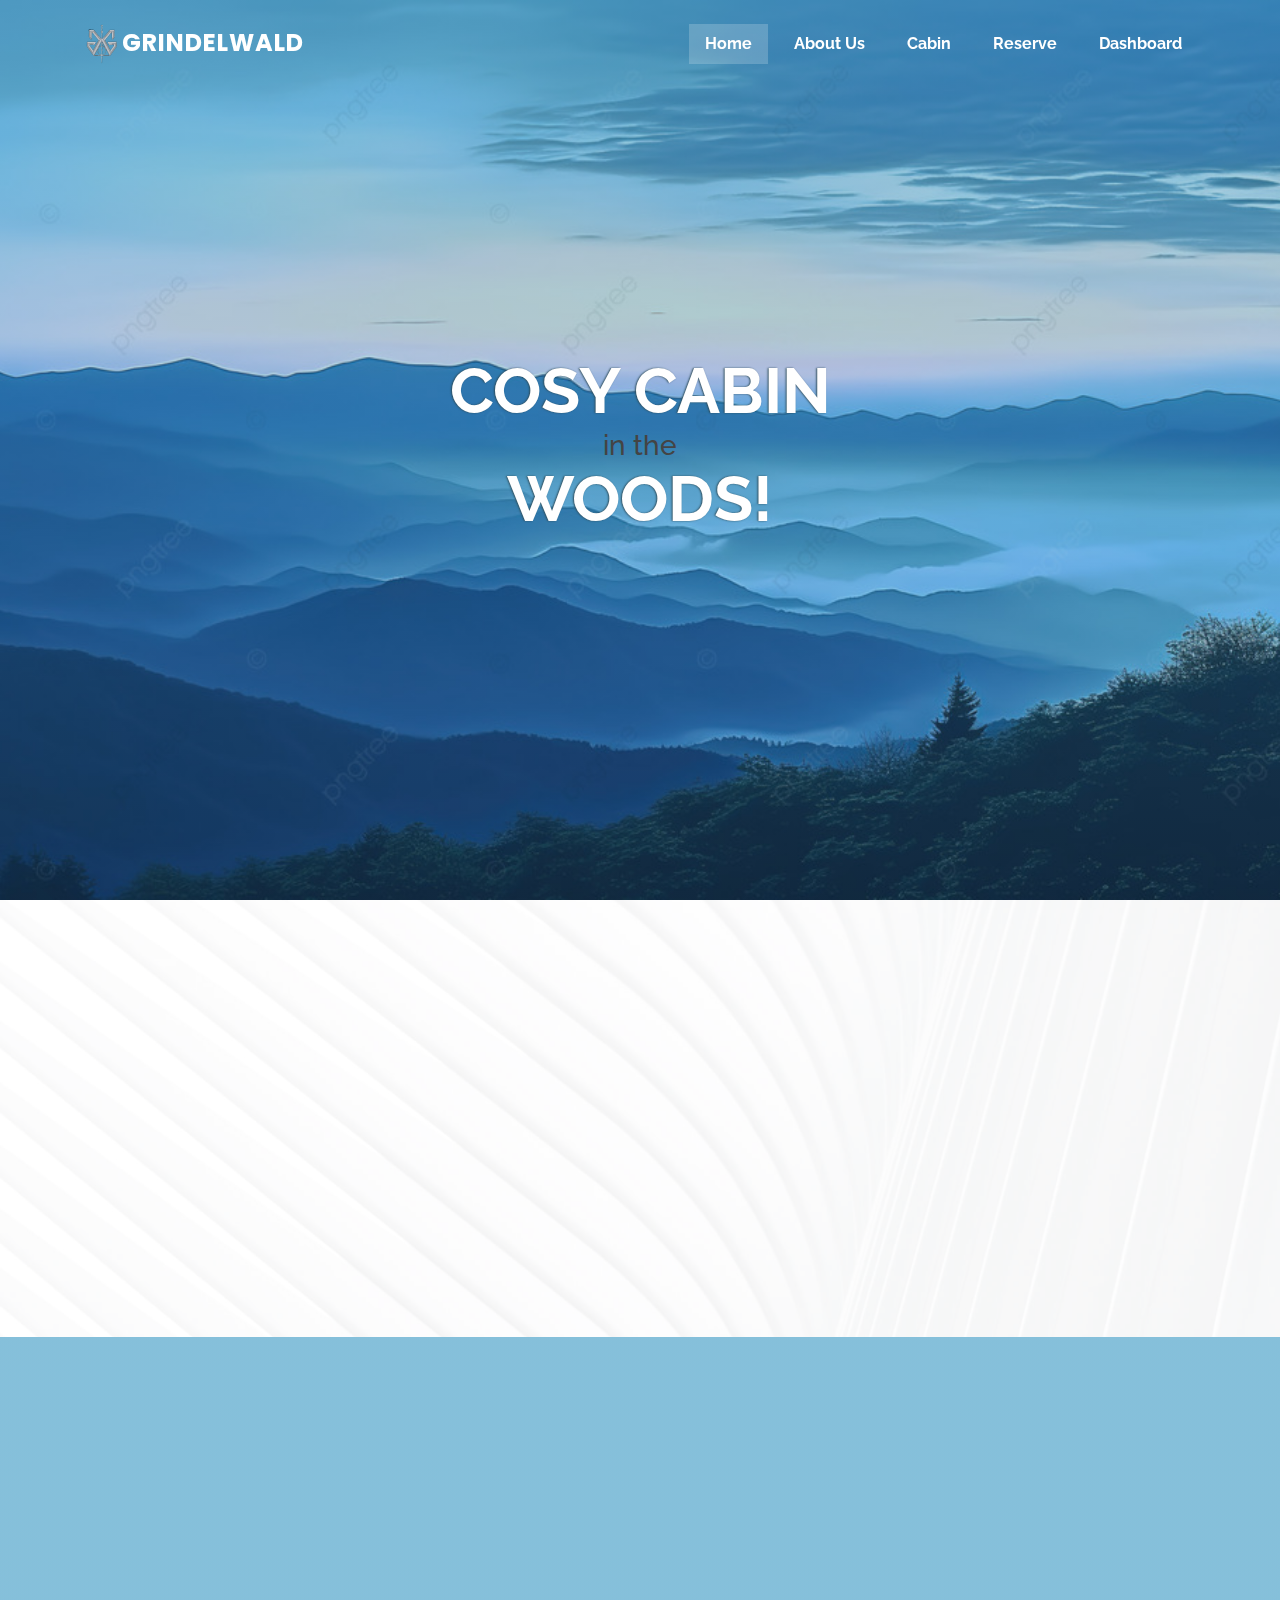
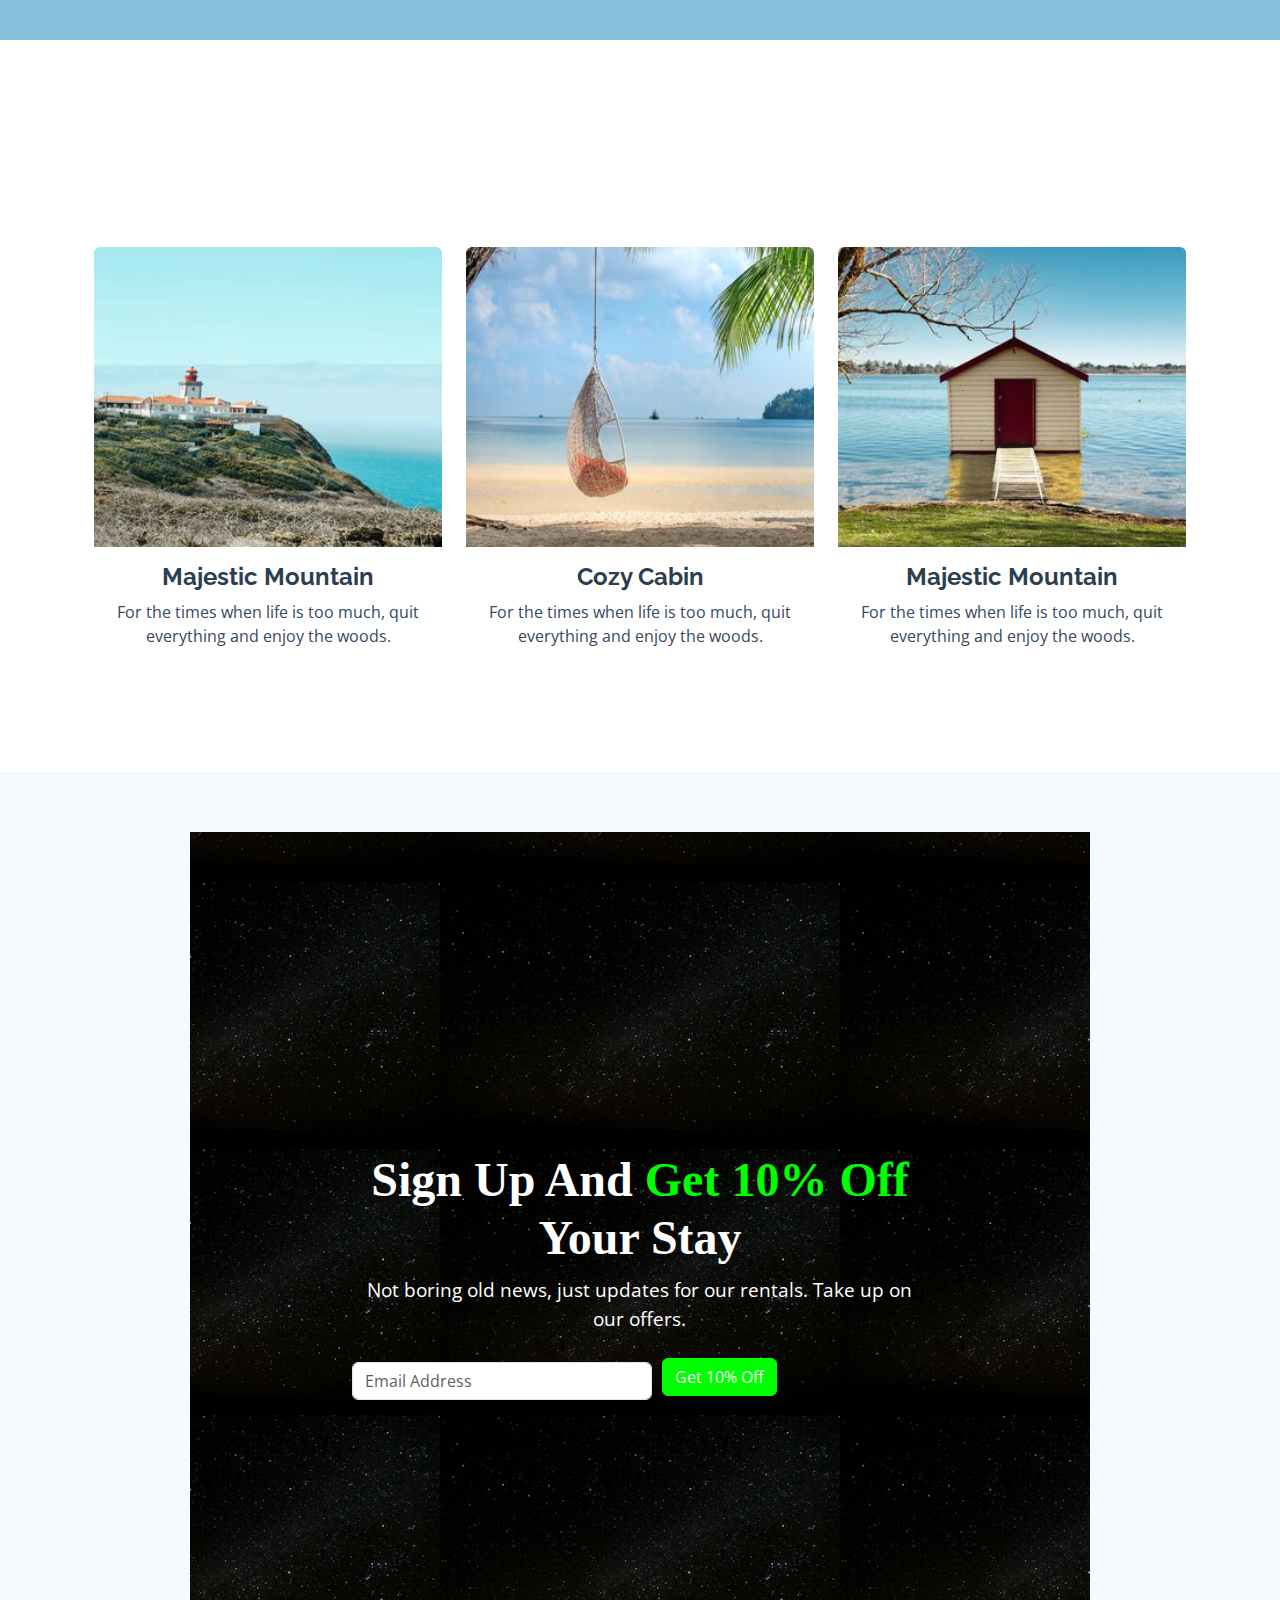
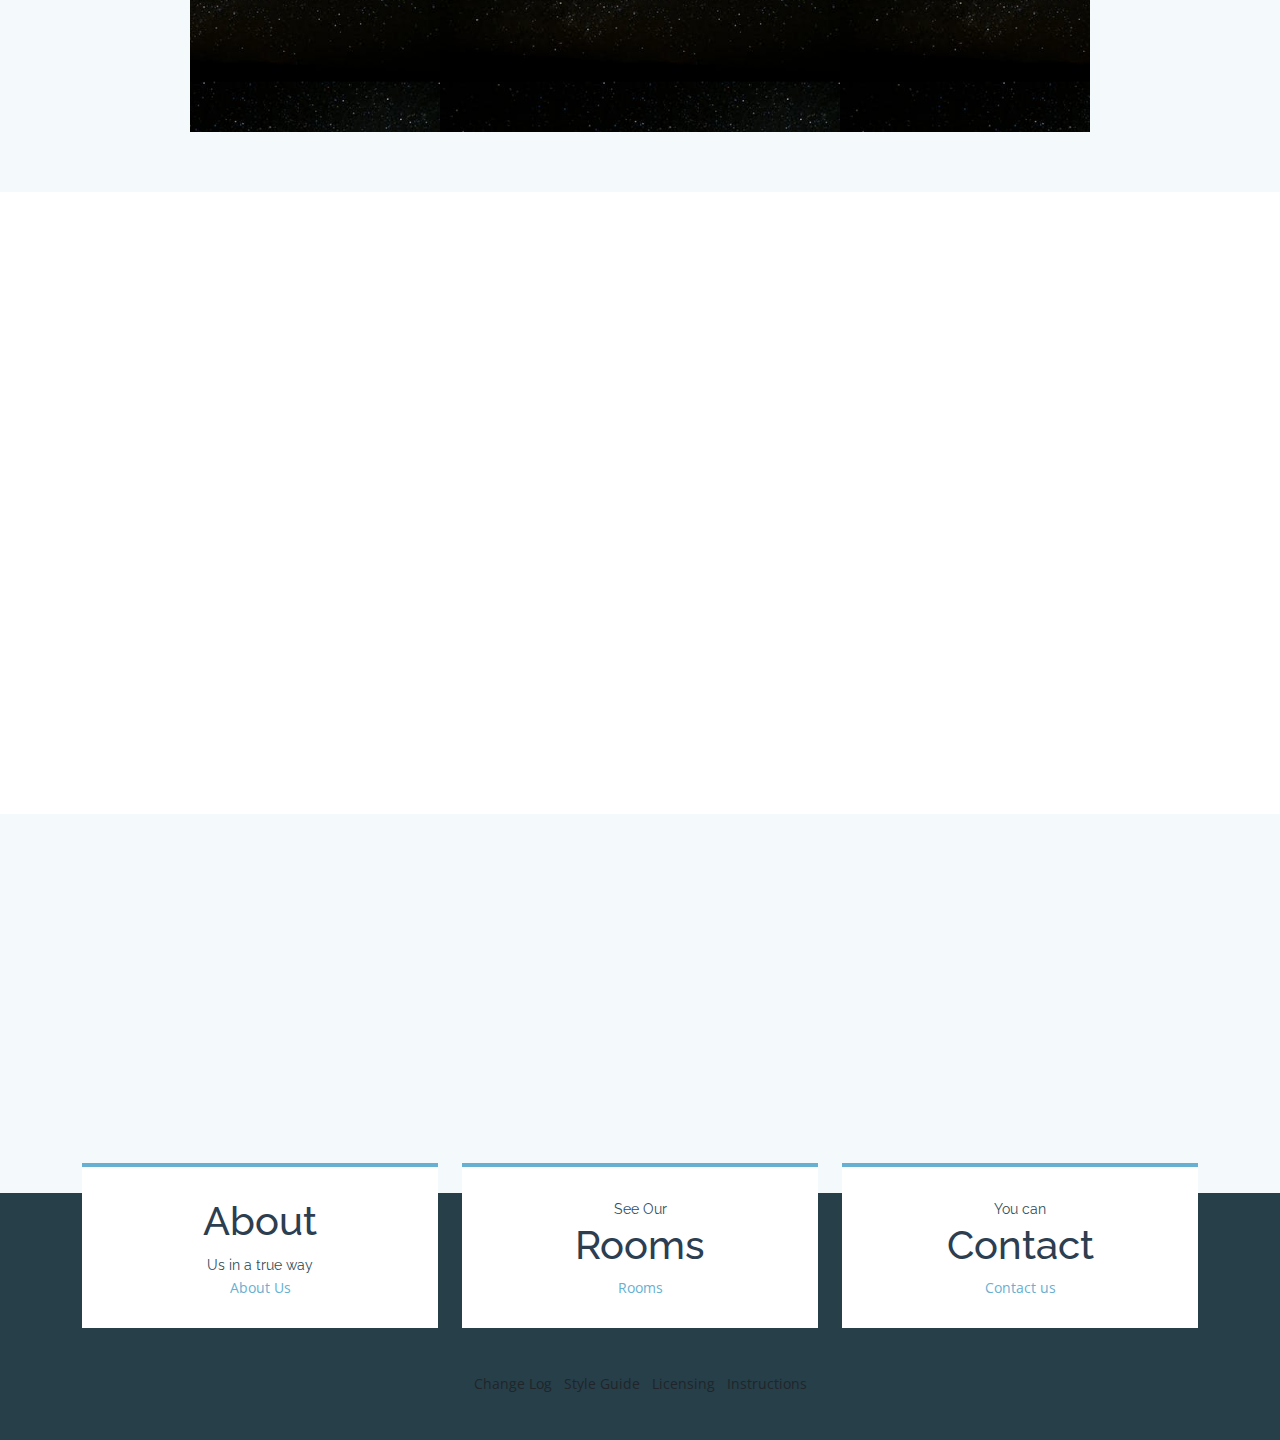
<file: index.html>
<!DOCTYPE html>
<html lang="en">

<head>
  <meta charset="utf-8">
  <meta content="width=device-width, initial-scale=1.0" name="viewport">

  <title>project</title>
  <meta content="" name="description">
  <meta content="" name="keywords">

  <!-- Favicons -->
  <link href="assets/img/logo1.png" rel="icon">
  <link href="assets/img/apple-touch-icon.png" rel="apple-touch-icon">

  <!-- Google Fonts -->
  <link
    href="https://fonts.googleapis.com/css?family=Open+Sans:300,300i,400,400i,600,600i,700,700i|Raleway:300,300i,400,400i,500,500i,600,600i,700,700i|Poppins:300,300i,400,400i,500,500i,600,600i,700,700i"
    rel="stylesheet">

  <!-- Vendor CSS Files -->
  <link href="assets/vendor/aos/aos.css" rel="stylesheet">
  <link href="assets/vendor/bootstrap/css/bootstrap.min.css" rel="stylesheet">
  <link href="assets/vendor/bootstrap-icons/bootstrap-icons.css" rel="stylesheet">
  <link href="assets/vendor/boxicons/css/boxicons.min.css" rel="stylesheet">
  <link href="assets/vendor/glightbox/css/glightbox.min.css" rel="stylesheet">
  <link href="assets/vendor/swiper/swiper-bundle.min.css" rel="stylesheet">

  <link href="assets/css/style.css" rel="stylesheet">

</head>

<body>

  <!-- ======= Header ======= -->
  <header id="header" class="fixed-top header-transparent">
    <div class="container d-flex align-items-center justify-content-between position-relative">

      <div class="logo">
        <h1 class="text-light"><a href="index.html"><img src="assets/img/logo1.png">Grindelwald</a></h1>

      </div>

      <nav id="navbar" class="navbar">
        <ul>
          <li><a class="nav-link scrollto active" href="#hero">Home</a></li>
          <li><a class="nav-link scrollto" href="#about">About Us</a></li>
          <li><a class="nav-link scrollto" href="#cabin">Cabin</a></li>
          <li><a class="nav-link scrollto" href="#reserve">Reserve</a></li>
          <li><a class="nav-link scrollto" href="dashboard.html">Dashboard</a></li>

        </ul>
        <i class="bi bi-list mobile-nav-toggle"></i>
      </nav><!-- .navbar -->

    </div>
  </header><!-- End Header -->

  <!-- ======= Hero Section ======= -->
  <section id="hero">
    <div class="hero-container" data-aos="fade-up">
      <h1>COSY Cabin </h1>
      <h3>in the</h3>
      <h1>Woods!</h1>
      <!-- <a href="#about" class="btn-get-started scrollto"><i class="bx bx-chevrons-down"></i></a> -->
    </div>
  </section><!-- End Hero -->

  <main id="main">

    <!-- ======= About Section ======= -->
    <section id="about" class="about">
      <div class="container">

        <div class="row no-gutters">
          <div class="content col-xl-5 d-flex align-items-stretch" data-aos="fade-up">
            <div class="content">
              <h3>Grindelwald</h3>
              <p>Welcome to our cosy  cabin in the woods! Our rental home, nestled in the heart of the forest, is the
                ideal retreat for nature lovers and anyone looking for a peaceful escape from the hustle and bustle of
                city life.
              </p>
              <!-- <a href="#" class="about-btn">About us <i class="bx bx-chevron-right"></i></a> -->
            </div>
          </div>
          <div class="col-xl-7 d-flex align-items-stretch">
            <div class="icon-boxes d-flex flex-column justify-content-center">
              <div class="row">
                <div class="col-md-6 icon-box" data-aos="fade-up" data-aos-delay="100">

                  <h4>Dense Forest</h4>
                  <h1>20,291</h1>

                </div>
                <div class="col-md-6 icon-box" data-aos="fade-up" data-aos-delay="200">

                  <h4>Living Space</h4>
                  <h1>324 <h4>m<sup>2</sup></h4>
                  </h1>
                </div>
                <div class="col-md-6 icon-box" data-aos="fade-up" data-aos-delay="300">

                  <h4>Proximity to nearest town</h4>
                  <h1>30 <h4> minutes</h4>
                  </h1>
                </div>

              </div>
            </div><!-- End .content-->
          </div>
        </div>

      </div>
    </section><!-- End About Section -->


    <!-- ======= Cta Section ======= -->
    <section id="cta" class="cta">
      <div class="container" data-aos="zoom-in">

        <div class="text-center">
          <h3>About Us</h3>
          <p>At The Wilderness Retreat, we pride ourselves on offering a peaceful, serene atmosphere that allows our
            guests to truly disconnect from the stresses of everyday life. Whether you want to spend your days exploring
            the nearby trails, fishing in the nearby stream, or simply soaking in the hot tub as you take in the beauty
            of your surroundings.</p>
          <a class="cta-btn" href="#">About Us</a>
        </div>

      </div>
    </section>
    <!-- ======= Gallary Section ======= -->
    <section id="gallary" class="gallary">
      <div class="container">

        <div class="section-title" data-aos="fade-in" data-aos-delay="100">
          <h2>Our Unique Rooms Within The Wilderness Retreat</h2>

        </div>

        <div class="container text-center my-5">
          <div class="row mt-5">
            <div class="col-md-4">
              <div class="card room-card">
                <img src="assets/img/img1.jpg" class="card-img-top" alt="Majestic Mountain">
                <div class="card-body">
                  <h5 class="card-title">Majestic Mountain</h5>
                  <p class="card-text">For the times when life is too much, quit everything and enjoy the woods.</p>
                </div>
              </div>
            </div>

            <div class="col-md-4">
              <div class="card room-card">
                <img src="assets/img/img2.jpg" class="card-img-top" alt="Cozy Cabin">
                <div class="card-body">
                  <h5 class="card-title">Cozy Cabin</h5>
                  <p class="card-text">For the times when life is too much, quit everything and enjoy the woods.</p>
                </div>
              </div>
            </div>

            <div class="col-md-4">
              <div class="card room-card">
                <img src="assets/img/img3.jpg" class="card-img-top" alt="Majestic Mountain">
                <div class="card-body">
                  <h5 class="card-title">Majestic Mountain</h5>
                  <p class="card-text">For the times when life is too much, quit everything and enjoy the woods.</p>
                </div>
              </div>
            </div>
          </div>
        </div>


      </div>
    </section>

    <!-- ======= Signup Section ======= -->
    <section id="signup" class="signup section-bg">
      <div class="container-fluid signup-section">
        <div class="row justify-content-center align-items-center h-100">
          <div class="col-md-8 text-center">
            <h1>Sign Up And <span class="highlight">Get 10% Off</span> Your Stay</h1>
            <p>Not boring old news, just updates for our rentals. Take up on our offers.</p>
            <form class="form-inline justify-content-center mt-4">
              <div class="form-group mb-2">
                <input type="email" class="form-control" id="email" placeholder="Email Address">
                <button type="submit" class="btn btn-success mb-2">Get 10% Off</button>
              </div>
            </form>
          </div>
        </div>
      </div>


    </section>

    <!-- ======= Testimonials Section ======= -->
    <section id="testimonial" class="testimonial">
      <div class="container">
        <div class="section-title" data-aos="fade-in" data-aos-delay="100">
          <h2>Experience the Magic of The Wilderness Retreat</h2>
          <p>Welcome to our cosy  cabin in the woods! Our rental home, nestled in the heart of the forest.</p>
        </div>

        <div class="row">

          <div class="col-lg-4 col-md-6">
            <div class="member" data-aos="fade-up">
              <div class="pic"><img src="assets/img/img1.jpg" class="img-fluid" alt=""></div>
              <div class="member-info">
                <h4>Peaceful</h4>
                <span>"We had such a wonderful time at The Wilderness Retreat. The cabin was cozy and co...</span>
              </div>
            </div>
          </div>

          <div class="col-lg-4 col-md-6">
            <div class="member" data-aos="fade-up" data-aos-delay="150">
              <div class="pic"><img src="assets/img/img2.jpg" class="img-fluid" alt=""></div>
              <div class="member-info">
                <h4>Peaceful</h4>
                <span>"We had such a wonderful time at The Wilderness Retreat. The cabin was cozy and co...</span>
              </div>
            </div>
          </div>

          <div class="col-lg-4 col-md-6">
            <div class="member" data-aos="fade-up" data-aos-delay="300">
              <div class="pic"><img src="assets/img/img3.jpg" class="img-fluid" alt=""></div>
              <div class="member-info">
                <h4>Peaceful</h4>
                <span>"We had such a wonderful time at The Wilderness Retreat. The cabin was cozy and co...</span>
              </div>
            </div>
          </div>
        </div>
      </div>
    </section>

    <!-- ======= Contact Section ======= -->
    <section id="contact" class="contact section-bg">
      <div class="container" data-aos="fade-up">
        <div class="row">

          <div class="info-box mb-4">
            <h2>It's Time to Get to Know <br>Each Other!</h2>
            <a class="cta-btn" href="#">Let's Talk</a>
            <img src="assets/img/logo1.png">
          </div>
        </div>
      </div>
    </section>

  </main><!-- End #main -->

  <!-- ======= Footer ======= -->
  <footer id="footer">
    <div class="footer-top">
      <div class="container">
        <div class="row">
          <div class="col-lg-4 col-md-6">
            <div class="footer-info">
              <h1>About</h1>
              <p>
                Us in a true way
              </p>
              <a class="cta-btn" href="#">About Us</a>
            </div>
          </div>

          <div class="col-lg-4 col-md-6">
            <div class="footer-info">
              <p>See Our</p>
              <h1>
                Rooms
              </h1>
              <a class="cta-btn" href="#">Rooms</a>
            </div>
          </div>

          <div class="col-lg-4 col-md-6">
            <div class="footer-info">
              <p>You can</p>
              <h1>
                Contact
              </h1>
              <a class="cta-btn" href="#">Contact us</a>
            </div>
          </div>
        </div>
      </div>
    </div>
    <div class="container">
      <div class="row justify-content-center">
        <div class="col-auto">
          <ul class="list-inline">
            <li class="list-inline-item"><a href="#" class="text-dark">Change Log</a></li>
            <li class="list-inline-item"><a href="#" class="text-dark">Style Guide</a></li>
            <li class="list-inline-item"><a href="#" class="text-dark">Licensing</a></li>
            <li class="list-inline-item"><a href="#" class="text-dark">Instructions</a></li>
          </ul>
        </div>
      </div>
    </div>
  </footer><!-- End Footer -->

  <a href="#" class="back-to-top d-flex align-items-center justify-content-center"><i
      class="bi bi-arrow-up-short"></i></a>

  <!-- Vendor JS Files -->
  <script src="assets/vendor/purecounter/purecounter_vanilla.js"></script>
  <script src="assets/vendor/aos/aos.js"></script>
  <script src="assets/vendor/bootstrap/js/bootstrap.bundle.min.js"></script>
  <script src="assets/vendor/glightbox/js/glightbox.min.js"></script>
  <script src="assets/vendor/isotope-layout/isotope.pkgd.min.js"></script>
  <script src="assets/vendor/swiper/swiper-bundle.min.js"></script>
  <script src="assets/vendor/php-email-form/validate.js"></script>



  <script src="https://code.jquery.com/jquery-3.5.1.slim.min.js"></script>
  <script src="https://cdn.jsdelivr.net/npm/@popperjs/core@2.5.2/dist/umd/popper.min.js"></script>
  <script src="https://stackpath.bootstrapcdn.com/bootstrap/4.5.2/js/bootstrap.min.js"></script>

  <!-- Template Main JS File -->
  <script src="assets/js/main.js"></script>

</body>

</html>
</file>
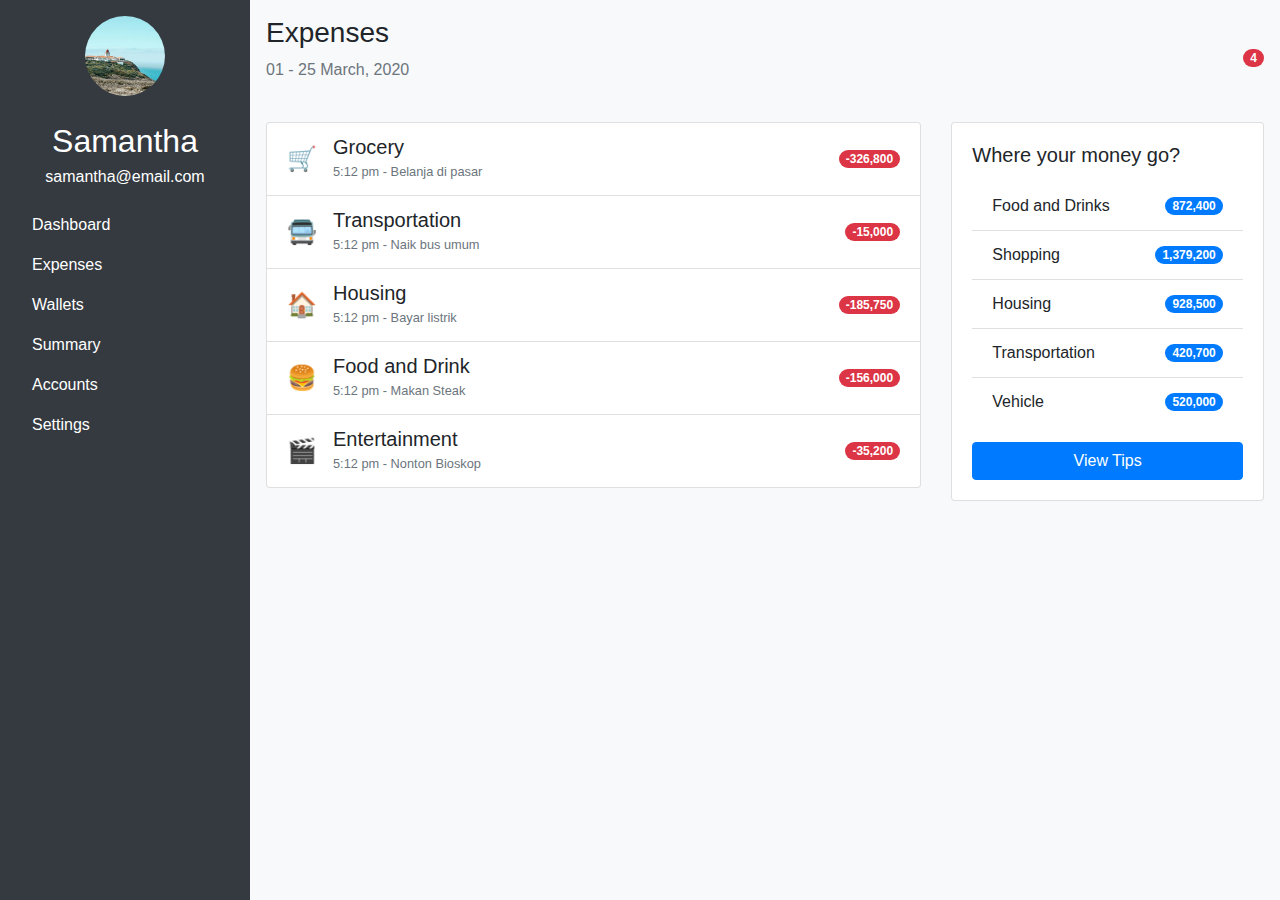
<file: dashboard.html>
<!DOCTYPE html>
<html lang="en">

<head>
    <meta charset="UTF-8">
    <meta name="viewport" content="width=device-width, initial-scale=1.0">
    <title>Dashboard</title>
    <link rel="stylesheet" href="https://stackpath.bootstrapcdn.com/bootstrap/4.5.2/css/bootstrap.min.css">
    <link rel="stylesheet" href="assets/css/dashboard.css">
</head>

<body>
    <div class="dashboard d-flex">
        <aside class="sidebar bg-dark text-white p-3">
            <div class="profile text-center">
                <img src="assets/img/img1.jpg" alt="Profile Picture" class="img-fluid rounded-circle mb-3">
                <h2>Samantha</h2>
                <p>samantha@email.com</p>
            </div>
            <nav class="menu">
                <ul class="nav flex-column">
                    <li class="nav-item"><a href="#" class="nav-link text-white">Dashboard</a></li>
                    <li class="nav-item"><a href="#" class="nav-link text-white">Expenses</a></li>
                    <li class="nav-item"><a href="#" class="nav-link text-white">Wallets</a></li>
                    <li class="nav-item"><a href="#" class="nav-link text-white">Summary</a></li>
                    <li class="nav-item"><a href="#" class="nav-link text-white">Accounts</a></li>
                    <li class="nav-item"><a href="#" class="nav-link text-white">Settings</a></li>
                </ul>
            </nav>
        </aside>
        <main class="main-content flex-grow-1 p-3 bg-light">
            <header class="d-flex justify-content-between align-items-center mb-4">
                <div>
                    <h1 class="h3">Expenses</h1>
                    <p class="text-muted">01 - 25 March, 2020</p>
                </div>
                <div>
                    <span class="badge badge-pill badge-danger">4</span>
                </div>
            </header>
            <section class="expenses">
                <div class="row">
                    <div class="col-md-8">
                        <div class="list-group">
                            <div class="list-group-item d-flex justify-content-between align-items-center">
                                <div class="d-flex align-items-center">
                                    <span class="expense-icon text-success mr-3">🛒</span>
                                    <div>
                                        <h5 class="mb-0">Grocery</h5>
                                        <small class="text-muted">5:12 pm - Belanja di pasar</small>
                                    </div>
                                </div>
                                <span class="badge badge-danger badge-pill">-326,800</span>
                            </div>
                            <div class="list-group-item d-flex justify-content-between align-items-center">
                                <div class="d-flex align-items-center">
                                    <span class="expense-icon text-primary mr-3">🚍</span>
                                    <div>
                                        <h5 class="mb-0">Transportation</h5>
                                        <small class="text-muted">5:12 pm - Naik bus umum</small>
                                    </div>
                                </div>
                                <span class="badge badge-danger badge-pill">-15,000</span>
                            </div>
                            <div class="list-group-item d-flex justify-content-between align-items-center">
                                <div class="d-flex align-items-center">
                                    <span class="expense-icon text-warning mr-3">🏠</span>
                                    <div>
                                        <h5 class="mb-0">Housing</h5>
                                        <small class="text-muted">5:12 pm - Bayar listrik</small>
                                    </div>
                                </div>
                                <span class="badge badge-danger badge-pill">-185,750</span>
                            </div>
                            <div class="list-group-item d-flex justify-content-between align-items-center">
                                <div class="d-flex align-items-center">
                                    <span class="expense-icon text-danger mr-3">🍔</span>
                                    <div>
                                        <h5 class="mb-0">Food and Drink</h5>
                                        <small class="text-muted">5:12 pm - Makan Steak</small>
                                    </div>
                                </div>
                                <span class="badge badge-danger badge-pill">-156,000</span>
                            </div>
                            <div class="list-group-item d-flex justify-content-between align-items-center">
                                <div class="d-flex align-items-center">
                                    <span class="expense-icon text-purple mr-3">🎬</span>
                                    <div>
                                        <h5 class="mb-0">Entertainment</h5>
                                        <small class="text-muted">5:12 pm - Nonton Bioskop</small>
                                    </div>
                                </div>
                                <span class="badge badge-danger badge-pill">-35,200</span>
                            </div>
                        </div>
                    </div>
                    <div class="col-md-4">
                        <div class="card">
                            <div class="card-body">
                                <h5 class="card-title">Where your money go?</h5>
                                <ul class="list-group list-group-flush">
                                    <li class="list-group-item d-flex justify-content-between align-items-center">
                                        Food and Drinks
                                        <span class="badge badge-primary badge-pill">872,400</span>
                                    </li>
                                    <li class="list-group-item d-flex justify-content-between align-items-center">
                                        Shopping
                                        <span class="badge badge-primary badge-pill">1,379,200</span>
                                    </li>
                                    <li class="list-group-item d-flex justify-content-between align-items-center">
                                        Housing
                                        <span class="badge badge-primary badge-pill">928,500</span>
                                    </li>
                                    <li class="list-group-item d-flex justify-content-between align-items-center">
                                        Transportation
                                        <span class="badge badge-primary badge-pill">420,700</span>
                                    </li>
                                    <li class="list-group-item d-flex justify-content-between align-items-center">
                                        Vehicle
                                        <span class="badge badge-primary badge-pill">520,000</span>
                                    </li>
                                </ul>
                                <a href="#" class="btn btn-primary btn-block mt-3">View Tips</a>
                            </div>
                        </div>
                    </div>
                </div>
            </section>
        </main>
    </div>
    <script src="https://code.jquery.com/jquery-3.5.1.slim.min.js"></script>
    <script src="https://cdn.jsdelivr.net/npm/@popperjs/core@2.5.4/dist/umd/popper.min.js"></script>
    <script src="https://stackpath.bootstrapcdn.com/bootstrap/4.5.2/js/bootstrap.min.js"></script>
</body>

</html>
</file>
<file: assets/css/style.css>
@font-face {
  font-family: myfont;
  src: url(SwitzerComplete.ttf);
  src: url(avenirNext.ttf);
}
body {
  font-family: "Open Sans", sans-serif;
  color: #444444;
}

a {
  text-decoration: none;
  color: #67b0d1;
}

a:hover {
  color: #8ec4dd;
  text-decoration: none;
}

h1,
h2,
h3,
h4,
h5,
h6 {
  font-family: "Raleway", sans-serif;
}

#main {
  margin-top: 90px;
}

.back-to-top {
  position: fixed;
  visibility: hidden;
  opacity: 0;
  right: 15px;
  bottom: 15px;
  z-index: 998;
  background: #67b0d1;
  width: 40px;
  height: 40px;
  border-radius: 50px;
  transition: all 0.4s;
}

.back-to-top i {
  font-size: 24px;
  color: #fff;
  line-height: 0;
}

.back-to-top:hover {
  background: #86c0da;
  color: #fff;
}

.back-to-top.active {
  visibility: visible;
  opacity: 1;
}


@media screen and (max-width: 768px) {
  [data-aos-delay] {
    transition-delay: 0 !important;
  }
}


#header {
  transition: all 0.5s;
  z-index: 997;
  transition: all 0.5s;
  padding: 24px 0;
  background: rgba(103, 176, 209, 0.8);
}

#header.header-transparent {
  background: transparent;
}

#header.header-scrolled {
  background: rgba(55, 142, 181, 0.9);
  padding: 12px;
}

#header .logo h1 {
  font-size: 24px;
  margin: 0;
  line-height: 1;
  font-weight: 700;
  letter-spacing: 1px;
  font-family: "Poppins", sans-serif;
  text-transform: uppercase;
}

#header .logo h1 a,
#header .logo h1 a:hover {
  color: #fff;
  text-decoration: none;
}

#header .logo img {
  padding: 0;
  margin: 0;
  max-height: 40px;
}

@media (max-width: 768px) {
  #header.header-scrolled {
    padding: 15px 0;
  }
}

/*--------------------------------------------------------------
# Navigation Menu
--------------------------------------------------------------*/
/**
* Desktop Navigation 
*/
.navbar {
  padding: 0;
  position: static;
}

.navbar ul {
  margin: 0;
  padding: 0;
  display: flex;
  list-style: none;
  align-items: center;
}

.navbar li {
  position: relative;
}

.navbar a,
.navbar a:focus {
  display: flex;
  align-items: center;
  justify-content: space-between;
  padding: 8px 16px;
  margin-left: 10px;
  font-family: "Raleway", sans-serif;
  font-size: 16px;
  font-weight: 700;
  color: #fff;
  white-space: nowrap;
  transition: 0.3s;
}

.navbar a i,
.navbar a:focus i {
  font-size: 12px;
  line-height: 0;
  margin-left: 5px;
}

.navbar a:hover,
.navbar .active,
.navbar .active:focus,
.navbar li:hover>a {
  background: rgba(255, 255, 255, 0.2);
}

.navbar .dropdown ul {
  display: block;
  position: absolute;
  left: 10px;
  top: calc(100% + 30px);
  margin: 0;
  padding: 10px 0;
  z-index: 99;
  opacity: 0;
  visibility: hidden;
  background: #fff;
  box-shadow: 0px 0px 30px rgba(127, 137, 161, 0.25);
  transition: 0.3s;
}

.navbar .dropdown ul li {
  min-width: 200px;
}

.navbar .dropdown ul a {
  padding: 10px 20px;
  font-size: 15px;
  text-transform: none;
  font-weight: 600;
  color: #2f4d5a;
}

.navbar .dropdown ul a i {
  font-size: 12px;
}

.navbar .dropdown ul a:hover,
.navbar .dropdown ul .active:hover,
.navbar .dropdown ul li:hover>a {
  color: #67b0d1;
}

.navbar .dropdown:hover>ul {
  opacity: 1;
  top: 100%;
  visibility: visible;
}

.navbar .megamenu {
  position: static;
}

.navbar .megamenu ul {
  margin: 0;
  padding: 10px;
  display: block;
  position: absolute;
  top: 130%;
  left: 0;
  right: 0;
  visibility: hidden;
  opacity: 0;
  display: flex;
  transition: 0.3s;
  border-radius: 4px;
  z-index: 99;
}

.navbar .megamenu ul li {
  flex: 1;
}

.navbar .megamenu ul li strong {
  padding: 10px 0 10px 20px;
  display: block;
}

.navbar .megamenu ul li a,
.navbar .megamenu ul li:hover>a {
  color: rgba(var(--color-white-rgb), 0.5);
  background: none;
  padding: 8px 10px;
}

.navbar .megamenu ul li a:hover,
.navbar .megamenu ul li .active,
.navbar .megamenu ul li .active:hover {
  color: #67b0d1;
}

.navbar .megamenu:hover>ul {
  opacity: 1;
  top: 100%;
  visibility: visible;
}

.navbar .dropdown .dropdown ul {
  top: 0;
  left: calc(100% - 30px);
  visibility: hidden;
}

.navbar .dropdown .dropdown:hover>ul {
  opacity: 1;
  top: 0;
  left: 100%;
  visibility: visible;
}

@media (max-width: 1366px) {
  .navbar .dropdown .dropdown ul {
    left: -90%;
  }

  .navbar .dropdown .dropdown:hover>ul {
    left: -100%;
  }
}

/**
* Mobile Navigation 
*/
.mobile-nav-toggle {
  color: #fff;
  font-size: 28px;
  cursor: pointer;
  display: none;
  line-height: 0;
  transition: 0.5s;
}

@media (max-width: 991px) {
  .mobile-nav-toggle {
    display: block;
  }

  .navbar ul {
    display: none;
  }
}

.navbar-mobile {
  position: fixed;
  overflow: hidden;
  top: 0;
  right: 0;
  left: 0;
  bottom: 0;
  background: rgba(43, 111, 142, 0.9);
  transition: 0.3s;
}

.navbar-mobile .mobile-nav-toggle {
  position: absolute;
  top: 15px;
  right: 15px;
}

.navbar-mobile ul {
  display: block;
  position: absolute;
  top: 55px;
  right: 15px;
  bottom: 15px;
  left: 15px;
  padding: 10px 0;
  background-color: #fff;
  overflow-y: auto;
  transition: 0.3s;
}

.navbar-mobile a,
.navbar-mobile a:focus {
  padding: 10px 20px;
  font-size: 15px;
  color: #2f4d5a;
}

.navbar-mobile a:hover,
.navbar-mobile .active,
.navbar-mobile li:hover>a {
  color: #67b0d1;
}

.navbar-mobile .getstarted,
.navbar-mobile .getstarted:focus {
  margin: 15px;
}

.navbar-mobile .dropdown ul {
  position: static;
  display: none;
  margin: 10px 20px;
  padding: 10px 0;
  z-index: 99;
  opacity: 1;
  visibility: visible;
  background: #fff;
  box-shadow: 0px 0px 30px rgba(127, 137, 161, 0.25);
}

.navbar-mobile .dropdown ul li {
  min-width: 200px;
}

.navbar-mobile .dropdown ul a {
  padding: 10px 20px;
}

.navbar-mobile .dropdown ul a i {
  font-size: 12px;
}

.navbar-mobile .dropdown ul a:hover,
.navbar-mobile .dropdown ul .active:hover,
.navbar-mobile .dropdown ul li:hover>a {
  color: #67b0d1;
}

.navbar-mobile .dropdown>.dropdown-active {
  display: block;
}

.navbar-mobile .megamenu ul li a,
.navbar-mobile .megamenu ul li:hover>a {
  color: rgba(var(--color-white-rgb), 0.5);
  background: none;
}

.navbar-mobile .megamenu ul li a:hover,
.navbar-mobile .megamenu ul li .active,
.navbar-mobile .megamenu ul li .active:hover {
  color: #67b0d1;
}


#hero {
  width: 100%;
  height: 100vh;
  background: linear-gradient(rgba(55, 142, 181, 0.5), rgba(55, 142, 181, 0.2)), url("../img/back.jpg") top center;
  background-size: cover;
  position: relative;
  margin-bottom: -90px;
}

#hero .hero-container {
  position: absolute;
  bottom: 0;
  top: 0;
  left: 0;
  right: 0;
  display: flex;
  justify-content: center;
  align-items: center;
  flex-direction: column;
  text-align: center;
}

#hero h1 {
  margin: 0 0 10px 0;
  font-size: 64px;
  font-weight: 700;
  line-height: 56px;
  text-transform: uppercase;
  color: #fff;
  text-shadow: -1px 0 2px #2f4d5a;
}

#hero h2 {
  color: #fff;
  margin-bottom: 50px;
  font-size: 20px;
  text-transform: uppercase;
  font-weight: 700;
  text-shadow: -1px 0 2px #2f4d5a;
}

#hero .btn-get-started {
  font-size: 36px;
  display: inline-block;
  padding: 4px 0;
  border-radius: 50px;
  transition: 0.3s ease-in-out;
  margin: 10px;
  width: 64px;
  height: 64px;
  text-align: center;
  border: 2px solid #fff;
  color: #fff;
}

#hero .btn-get-started:hover {
  padding-top: 8px;
  background: rgba(255, 255, 255, 0.15);
}

@media (min-width: 1024px) {
  #hero {
    background-attachment: fixed;
  }
}

@media (max-width: 768px) {
  #hero h1 {
    font-size: 28px;
    line-height: 36px;
  }

  #hero h2 {
    font-size: 18px;
    line-height: 24px;
    margin-bottom: 30px;
  }
}

/*--------------------------------------------------------------
# Sections General
--------------------------------------------------------------*/
section {
  padding: 60px 0;
  overflow: hidden;
}

.section-bg {
  background-color: #f4f9fc;
}

.section-title {
  text-align: center;
  padding-bottom: 30px;
}

.section-title h2 {
  font-size: 32px;
  font-weight: bold;
  position: relative;
  margin-bottom: 30px;
  color: #2f4d5a;
  z-index: 2;
}

.section-title h2::after {
  content: "";
  position: absolute;
  left: 50%;
  top: 50%;
  transform: translate(-50%, -50%);
  width: 122px;
  height: 66px;
  background: url(../img/section-title-bg.png) no-repeat;
  z-index: -1;
}

.section-title p {
  margin-bottom: 0;
}

/*--------------------------------------------------------------
# Breadcrumbs
--------------------------------------------------------------*/
.breadcrumbs {
  padding: 15px 0;
  background-color: #f8fbfd;
  min-height: 40px;
}

.breadcrumbs h2 {
  font-size: 24px;
  font-weight: 300;
}

.breadcrumbs ol {
  display: flex;
  flex-wrap: wrap;
  list-style: none;
  padding: 0;
  margin: 0;
  font-size: 14px;
}

.breadcrumbs ol li+li {
  padding-left: 10px;
}

.breadcrumbs ol li+li::before {
  display: inline-block;
  padding-right: 10px;
  color: #6c757d;
  content: "/";
}

@media (max-width: 768px) {
  .breadcrumbs .d-flex {
    display: block !important;
  }

  .breadcrumbs ol {
    display: block;
  }

  .breadcrumbs ol li {
    display: inline-block;
  }
}

/*--------------------------------------------------------------
# About
--------------------------------------------------------------*/
.about {
  background: url("../img/about-bg.jpg") center center no-repeat;
  background-size: cover;
  padding: 60px 0;
  position: relative;
}

.about::before {
  content: "";
  position: absolute;
  left: 0;
  right: 0;
  top: 0;
  bottom: 0;
  background: rgba(255, 255, 255, 0.75);
  z-index: 9;
}

.about .container {
  position: relative;
  z-index: 10;
}

.about .content {
  padding: 30px 30px 30px 0;
}

.about .content h3 {
  font-weight: 700;
  font-size: 34px;
  color: #2f4d5a;
  margin-bottom: 30px;
}

.about .content p {
  margin-bottom: 30px;
}

.about .content .about-btn {
  display: inline-block;
  background: #67b0d1;
  padding: 6px 44px 8px 30px;
  color: #fff;
  border-radius: 50px;
  transition: 0.3s;
  position: relative;
}

.about .content .about-btn i {
  font-size: 18px;
  position: absolute;
  right: 18px;
  top: 9px;
}

.about .content .about-btn:hover {
  background: #7bbad7;
}

.about .icon-boxes .icon-box {
  margin-top: 30px;
}

.about .icon-boxes .icon-box i {
  font-size: 40px;
  color: #67b0d1;
  margin-bottom: 10px;
}

.about .icon-boxes .icon-box h4 {
  font-size: 20px;
  font-weight: 700;
  margin: 0 0 10px 0;
}

.about .icon-boxes .icon-box p {
  font-size: 15px;
  color: #848484;
}

@media (max-width: 1200px) {
  .about .content {
    padding-right: 0;
  }
}

@media (max-width: 768px) {
  .about {
    text-align: center;
  }
}


.gallary .gallary-item {
  margin-bottom: 30px;
}
h1 {
  color: #2c3e50;
  font-size: 2.5rem;
}

.room-card {
  border: none;
  overflow: hidden;
  transition: transform 0.3s;
}

.room-card:hover {
  transform: scale(1.05);
}

.room-card .card-img-top {
  height: 300px;
  object-fit: cover;
}

.card-title {
  font-size: 1.5rem;
  font-weight: bold;
  color: #2c3e50;
}

.card-text {
  font-size: 1rem;
  color: #34495e;
}


/*----------------------------Sign up-----------------*/
.signup-section {
  background-image: url("../img/signup.jpeg"); /* Replace with your image URL */
  background-size: 400px;
  width: 900px;
  background-position: center;
  height: 100vh;
  color: white;
 
}

.signup-section h1 {
  font-size: 3rem;
  font-weight: bold;
  color: white;
  font-family: 'Times New Roman', Times, serif;
}

.signup-section .highlight {
  color: #00FF00; /* Green color for the highlight */
}

.signup-section p {
  font-size: 1.2rem;
  margin-top: 10px;
}

.signup-section .form-control {
  width: 300px;
  margin-right: 10px;
}

.signup-section .btn-success {
  background-color: #00FF00;
  border-color: #00FF00;
}

.signup-section .form-inline .form-group {
  display: flex;
  align-items: center;
}


/*--------------------------------------------------------------
# Cta
--------------------------------------------------------------*/
.cta {
  background: linear-gradient(rgba(103, 176, 209, 0.8), rgba(103, 176, 209, 0.8)), url("../img/cta-bg.jpg") fixed center center;
  background-size: cover;
  padding: 60px 0;
}

.cta h3 {
  color: #fff;
  font-size: 28px;
  font-weight: 700;
}

.cta p {
  color: #fff;
}

.cta .cta-btn {
  font-family: "Raleway", sans-serif;
  text-transform: uppercase;
  font-weight: 500;
  font-size: 16px;
  letter-spacing: 1px;
  display: inline-block;
  padding: 8px 28px;
  border-radius: 25px;
  transition: 0.5s;
  margin-top: 10px;
  border: 2px solid rgba(255, 255, 255, 0.5);
  color: #fff;
}

.cta .cta-btn:hover {
  border-color: #fff;
}


/*--------------------------------------------------------------
# Testimonials
--------------------------------------------------------------*/
.testimonials .testimonials-carousel,
.testimonials .testimonials-slider {
  overflow: hidden;
}

.testimonials .testimonials-carousel,
.testimonials .testimonials-slider {
  overflow: hidden;
}

.testimonials .testimonial-item {
  box-sizing: content-box;
  text-align: center;
  min-height: 320px;
}

.testimonials .testimonial-item .testimonial-img {
  width: 90px;
  border-radius: 50%;
  margin: 0 auto;
}

.testimonials .testimonial-item h3 {
  font-size: 18px;
  font-weight: bold;
  margin: 10px 0 5px 0;
  color: #111;
}

.testimonials .testimonial-item h4 {
  font-size: 14px;
  color: #999;
  margin: 0;
}

.testimonials .testimonial-item .quote-icon-left,
.testimonials .testimonial-item .quote-icon-right {
  color: #d5e9f2;
  font-size: 26px;
}

.testimonials .testimonial-item .quote-icon-left {
  display: inline-block;
  left: -5px;
  position: relative;
}

.testimonials .testimonial-item .quote-icon-right {
  display: inline-block;
  right: -5px;
  position: relative;
  top: 10px;
}

.testimonials .testimonial-item p {
  font-style: italic;
  margin: 0 15px 15px 15px;
  padding: 20px;
  background: #fff;
  position: relative;
  margin-bottom: 35px;
  border-radius: 6px;
  box-shadow: 0px 2px 15px rgba(0, 0, 0, 0.1);
}

.testimonials .testimonial-item p::after {
  content: "";
  width: 0;
  height: 0;
  border-top: 20px solid #fff;
  border-right: 20px solid transparent;
  border-left: 20px solid transparent;
  position: absolute;
  bottom: -20px;
  left: calc(50% - 20px);
}

.testimonials .swiper-pagination {
  margin-top: 20px;
  position: relative;
}

.testimonials .swiper-pagination .swiper-pagination-bullet {
  width: 12px;
  height: 12px;
  background-color: #fff;
  opacity: 1;
  border: 1px solid #67b0d1;
}

.testimonials .swiper-pagination .swiper-pagination-bullet-active {
  background-color: #67b0d1;
}

/*---------------------Testimonial ---------------------------------*/
.testimonial .member {
  text-align: center;
  margin-bottom: 80px;
  position: relative;
}

.testimonial .member .pic {
  overflow: hidden;
}

.testimonial .member .member-info {
  position: absolute;
  top: 85%;
  left: 20px;
  right: 20px;
  background: #fff;
  padding: 20px 0;
  color: #2f4d5a;
  box-shadow: 0px 2px 15px rgba(0, 0, 0, 0.1);
  max-height: 95px;
  overflow: hidden;
  transition: max-height 0.5s ease-in-out;
}

.testimonial .member:hover .member-info {
  max-height: 300px;
}

.testimonial .member h4 {
  font-weight: 700;
  margin-bottom: 10px;
  font-size: 16px;
  color: #2f4d5a;
  position: relative;
  padding-bottom: 10px;
}

.testimonial .member h4::after {
  content: "";
  position: absolute;
  display: block;
  width: 50px;
  height: 1px;
  background: #b1cbd7;
  bottom: 0;
  left: calc(50% - 25px);
}

.testimonial .member span {
  font-style: italic;
  display: block;
  font-size: 13px;
}


@media (max-width: 992px) {
  .team .member {
    margin-bottom: 110px;
  }
}

/*--------------------------------------------------------------
# Contact
--------------------------------------------------------------*/
.contact {
  padding-bottom: 80px;
}

.contact .info-box {
  color: #444444;
  background: #fff;
  text-align: center;
  box-shadow: 0 0 30px rgba(214, 215, 216, 0.6);
  padding: 20px 0 30px 0;
}



@keyframes animate-loading {
  0% {
    transform: rotate(0deg);
  }

  100% {
    transform: rotate(360deg);
  }
}

/*--------------------------------------------------------------
# Footer
--------------------------------------------------------------*/
#footer {
  background: #263f49;
  padding: 0 0 30px 0;
  color: #fff;
  font-size: 14px;
}

#footer .footer-top {
  padding: 60px 0 30px 0;
}

#footer .footer-top .footer-info {
  margin-top: -90px;
  margin-bottom: 15px;
  background: white;
  color: #2f4d5a;
  border-top: 4px solid #67b0d1;
  text-align: center;
  padding: 30px 20px;
}

#footer .footer-top .footer-info h3 {
  font-size: 24px;
  margin: 0 0 20px 0;
  padding: 2px 0 2px 0;
  line-height: 1;
  font-weight: 700;
}

#footer .footer-top .footer-info p {
  font-size: 14px;
  line-height: 24px;
  margin-bottom: 0;
  font-family: "Raleway", sans-serif;
}

#footer .footer-top h4 {
  font-size: 16px;
  font-weight: 600;
  color: #fff;
  position: relative;
  padding-bottom: 12px;
}
.footer a {
  text-decoration: none;
  padding: 0 10px;
  transition: color 0.2s;
}

.footer a:hover {
  color: #007bff;
}

.container .row .col-auto .list-inline .list-inline-item .text-dark {
    color: white; /* Change this to your desired color */
}
@media (max-width: 575px) {
  #footer .footer-top .footer-info {
    margin: -20px 0 30px 0;
  }
}
</file>
<file: assets/css/dashboard.css>
body {
    font-family: 'Arial', sans-serif;
    margin: 0;
    padding: 0;
    background-color: #181a1b;
}

.dashboard {
    display: flex;
}

.sidebar {
    width: 250px;
    height: 100vh;
}

.profile img {
    width: 80px;
}

.profile h2 {
    margin: 10px 0 5px;
}

.main-content {
    flex: 1;
    padding: 20px;
    box-sizing: border-box;
    background-color: #f4f4f4;
}

header {
    display: flex;
    justify-content: space-between;
    align-items: center;
}

.expense-icon {
    font-size: 24px;
}

.expense-icon.text-success {
    color: #4CAF50;
}

.expense-icon.text-primary {
    color: #2196F3;
}

.expense-icon.text-warning {
    color: #FF9800;
}

.expense-icon.text-danger {
    color: #F44336;
}

.expense-icon.text-purple {
    color: #9C27B0;
}

.card-title {
    margin-bottom: 15px;
}
</file>
